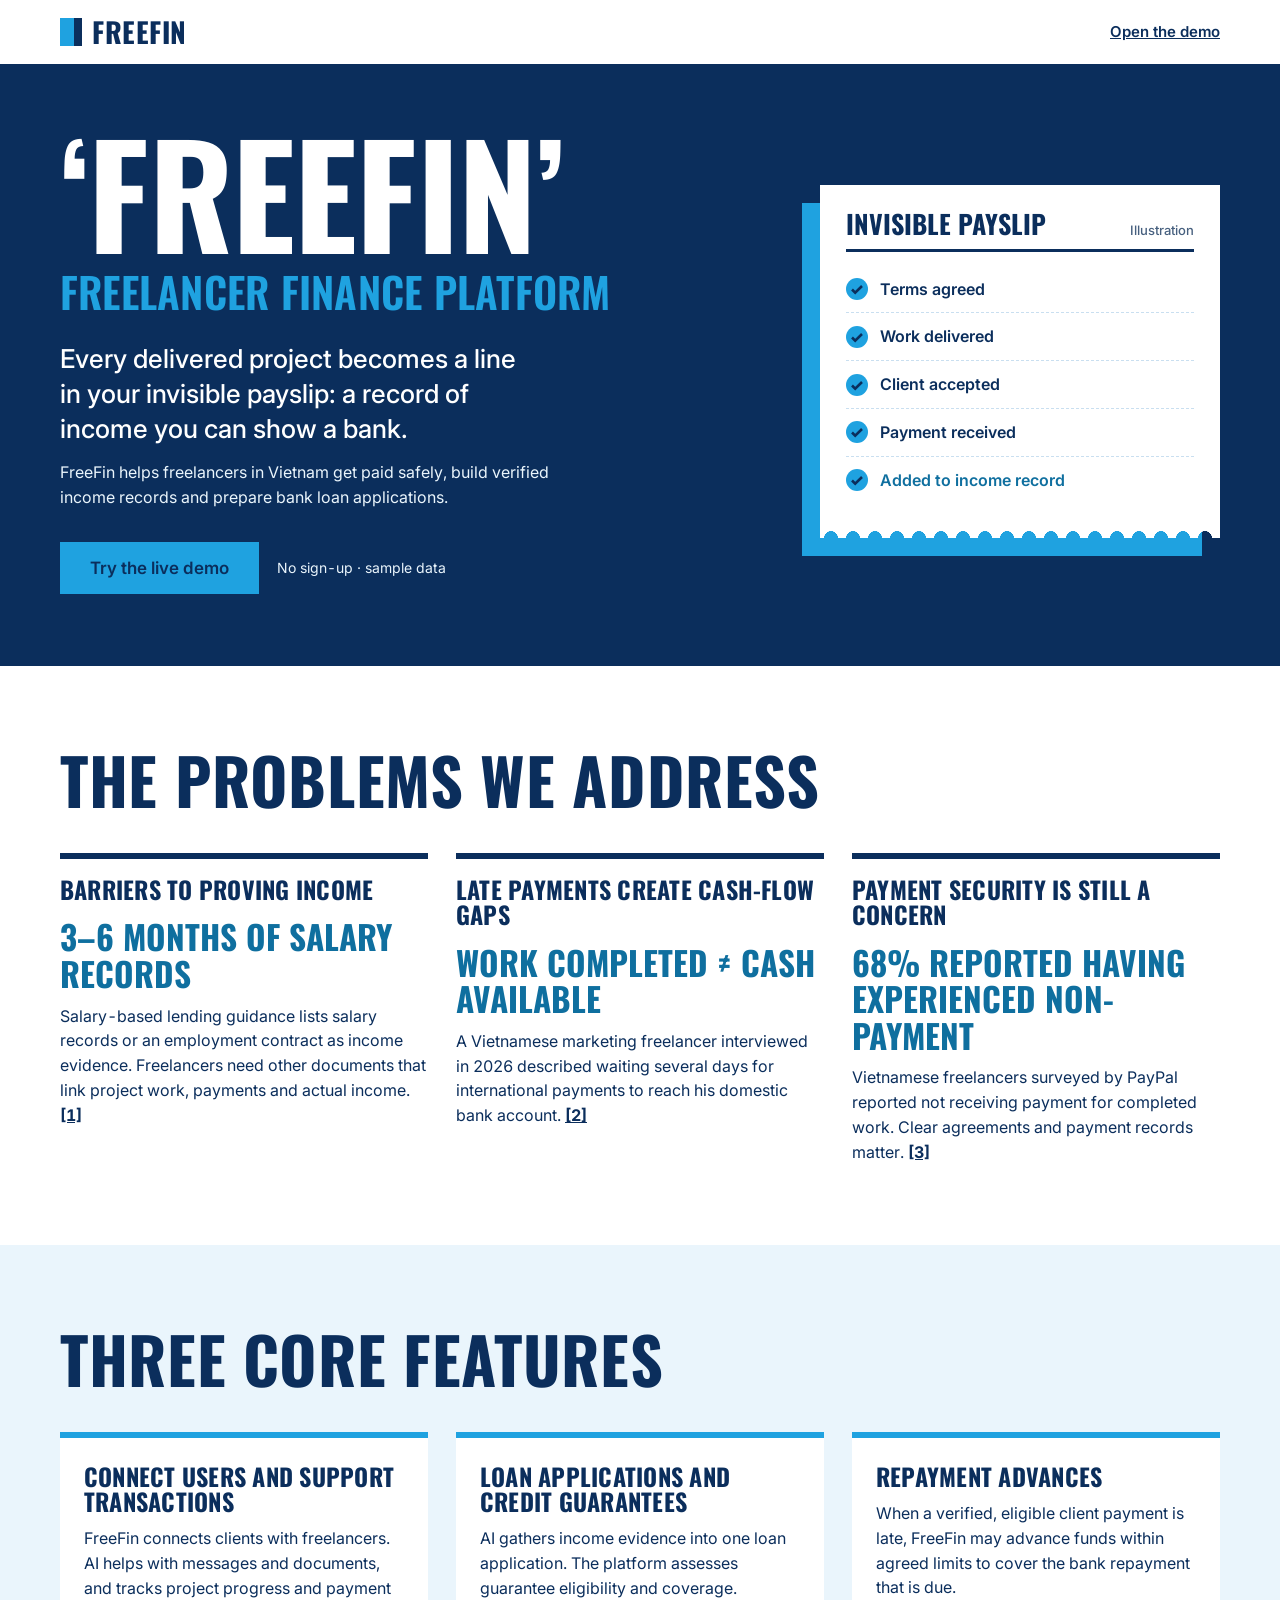
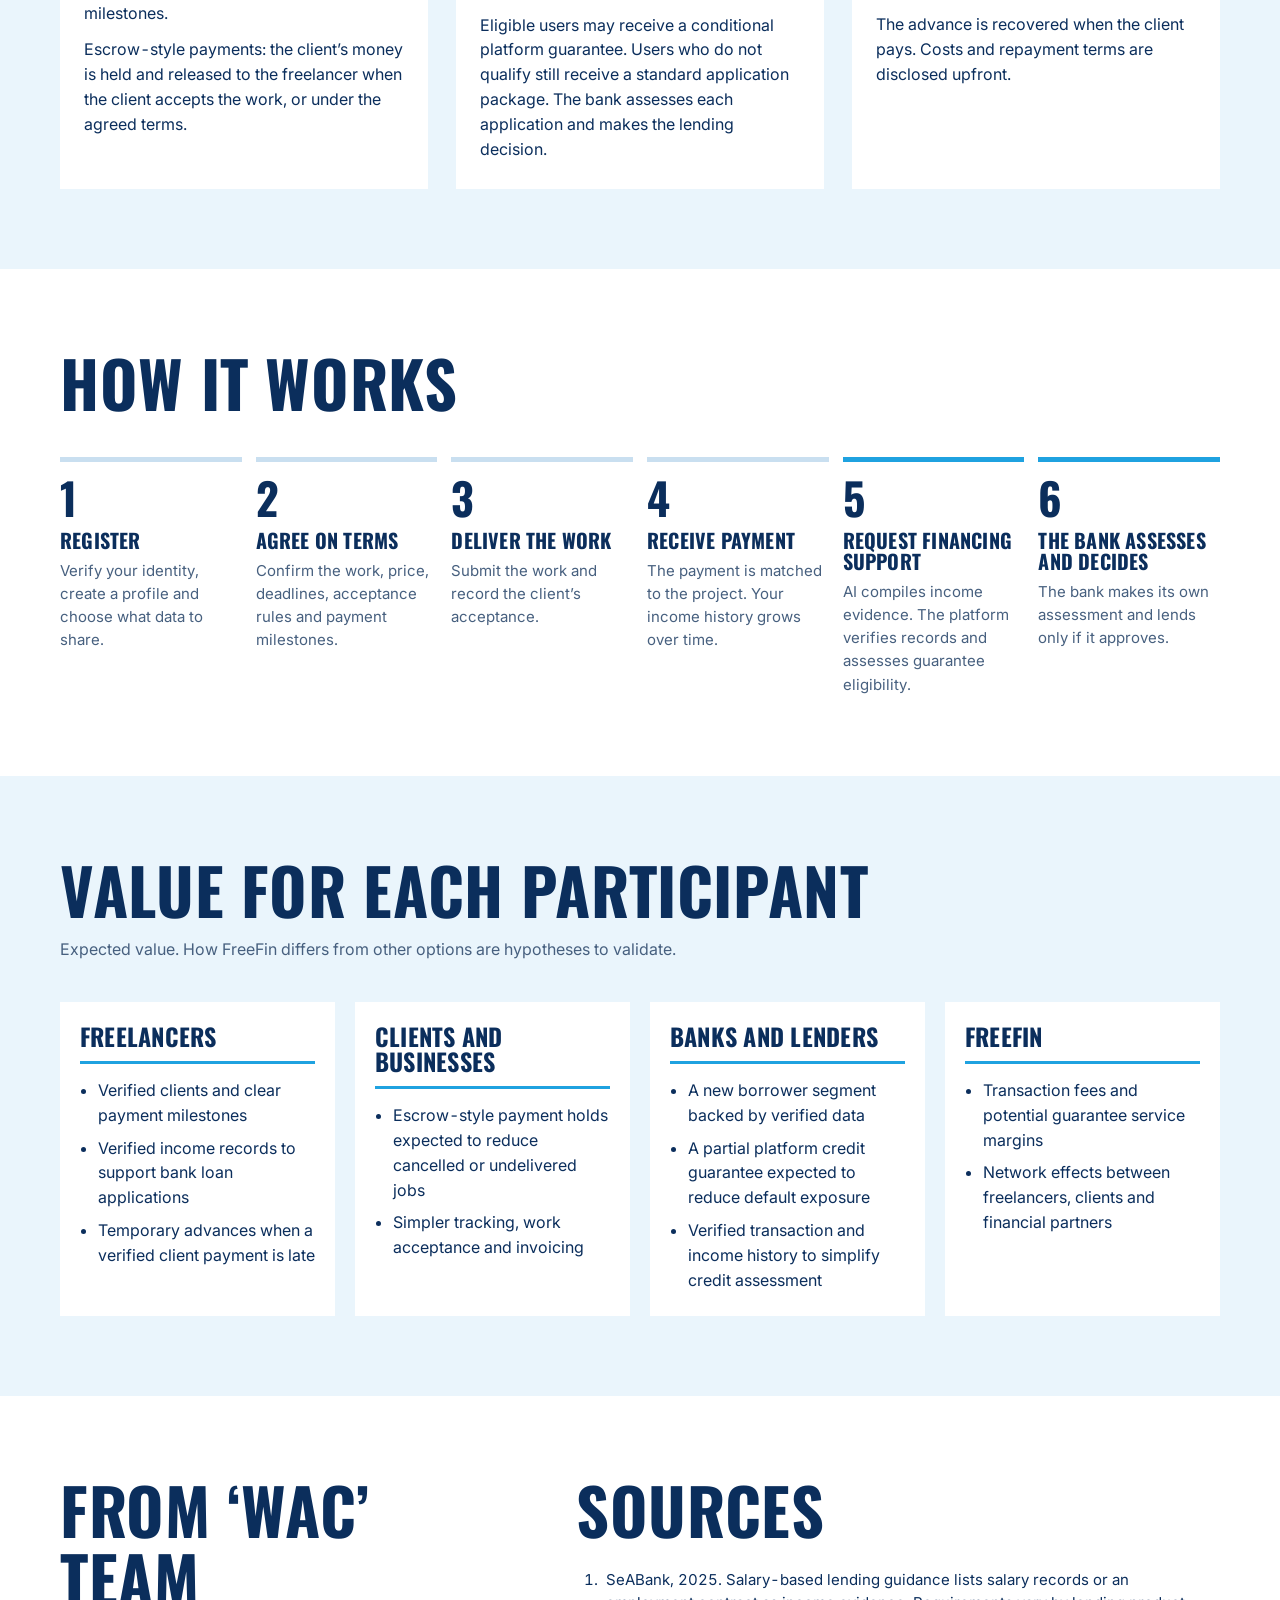
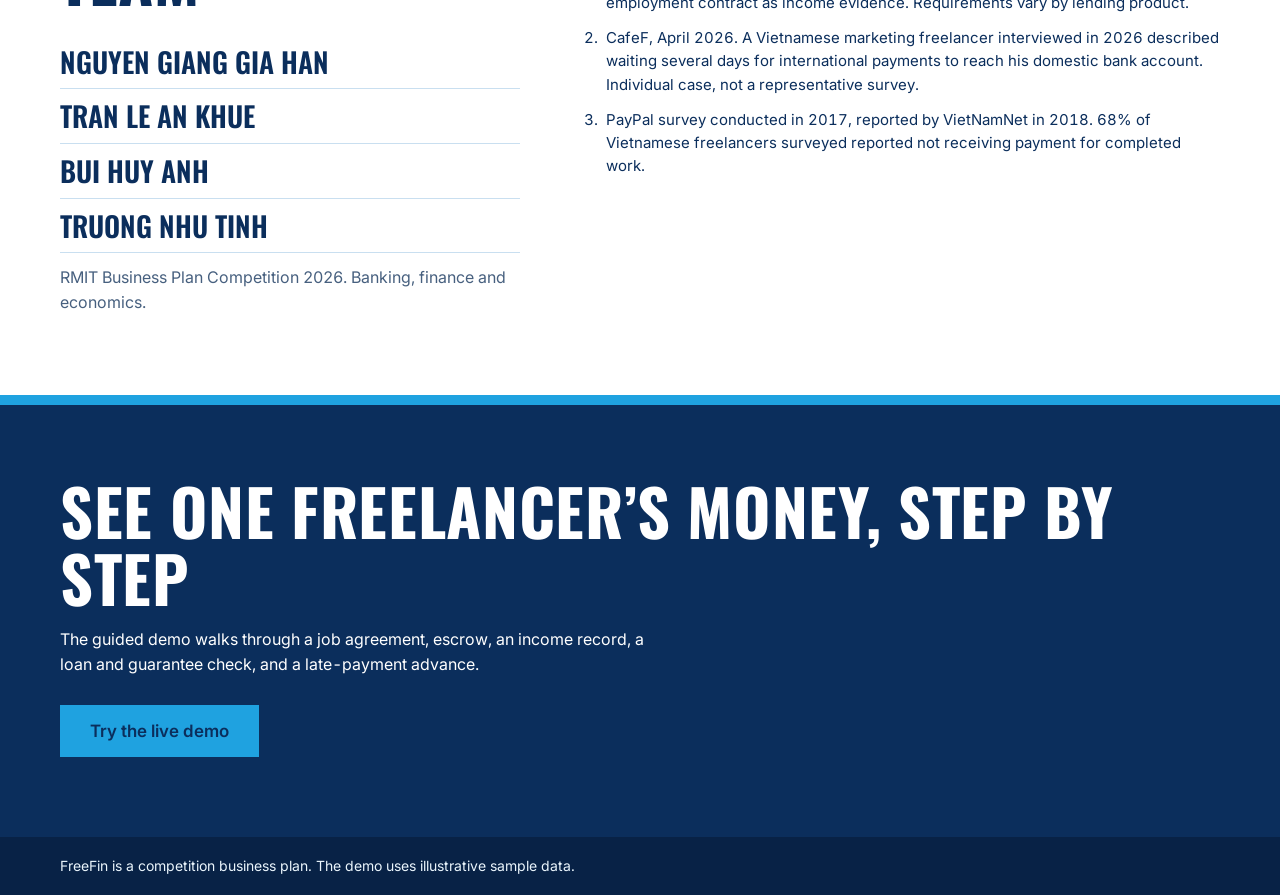
<file: site/index.html>
<!DOCTYPE html>
<html lang="en">
<head>
  <meta charset="utf-8">
  <meta name="viewport" content="width=device-width, initial-scale=1">
  <title>FreeFin: a finance platform for freelancers</title>
  <meta name="description" content="FreeFin helps freelancers get paid safely, build income records and prepare bank loan applications. RMIT Business Plan Competition 2026 entry by team wac.">
  <link rel="icon" href="data:,">
  <link rel="preconnect" href="https://fonts.googleapis.com">
  <link rel="preconnect" href="https://fonts.gstatic.com" crossorigin>
  <link rel="stylesheet" href="https://fonts.googleapis.com/css2?family=Inter:wght@400;500;600;700&family=Oswald:wght@500;600;700&display=swap">
  <link rel="stylesheet" href="style.css">
</head>
<body class="promo">
  <header class="top">
    <a class="wordmark" href="index.html" aria-label="FreeFin home"><span class="mark" aria-hidden="true"></span>FreeFin</a>
    <a class="toplink" href="demo.html">Open the demo</a>
  </header>

  <main>
    <!-- Hero: name, promise, and the way into the demo -->
    <section class="hero dark" aria-labelledby="hero-title">
      <div class="in hero-grid">
        <div class="hero-text">
          <h1 id="hero-title"><span class="hero-name">‘FreeFin’</span> <span class="hero-sub">Freelancer finance platform</span></h1>
          <p class="promise">Every delivered project becomes a line in your invisible payslip: a record of income you can show a bank.</p>
          <p class="hero-lead">FreeFin helps freelancers in Vietnam get paid safely, build verified income records and prepare bank loan applications.</p>
          <p class="cta">
            <a class="btn sky big" href="demo.html">Try the live demo</a>
            <small>No sign-up · sample data</small>
          </p>
        </div>

        <!-- Decorative payslip. Text only, no figures. -->
        <div class="slip-wrap" aria-hidden="true"><div class="slip">
          <p class="slip-head">Invisible payslip <span>Illustration</span></p>
          <ol>
            <li>Terms agreed</li>
            <li>Work delivered</li>
            <li>Client accepted</li>
            <li>Payment received</li>
            <li>Added to income record</li>
          </ol>
        </div></div>
      </div>
    </section>

    <!-- Problems, each with its source number -->
    <section class="band" aria-labelledby="problems-title">
      <div class="in">
        <h2 id="problems-title">The problems we address</h2>
        <div class="cols three">
          <article class="problem">
            <h3>Barriers to proving income</h3>
            <p class="stat">3–6 months of salary records</p>
            <p>Salary-based lending guidance lists salary records or an employment contract as income evidence. Freelancers need other documents that link project work, payments and actual income. <a href="#src-1">[1]</a></p>
          </article>
          <article class="problem">
            <h3>Late payments create cash-flow gaps</h3>
            <p class="stat">Work completed ≠ cash available</p>
            <p>A Vietnamese marketing freelancer interviewed in 2026 described waiting several days for international payments to reach his domestic bank account. <a href="#src-2">[2]</a></p>
          </article>
          <article class="problem">
            <h3>Payment security is still a concern</h3>
            <p class="stat">68% reported having experienced non-payment</p>
            <p>Vietnamese freelancers surveyed by PayPal reported not receiving payment for completed work. Clear agreements and payment records matter. <a href="#src-3">[3]</a></p>
          </article>
        </div>
      </div>
    </section>

    <!-- The three core features -->
    <section class="band pale" aria-labelledby="features-title">
      <div class="in">
        <h2 id="features-title">Three core features</h2>
        <div class="cols three">
          <article class="feature">
            <h3>Connect users and support transactions</h3>
            <p>FreeFin connects clients with freelancers. AI helps with messages and documents, and tracks project progress and payment milestones.</p>
            <p>Escrow-style payments: the client’s money is held and released to the freelancer when the client accepts the work, or under the agreed terms.</p>
          </article>
          <article class="feature">
            <h3>Loan applications and credit guarantees</h3>
            <p>AI gathers income evidence into one loan application. The platform assesses guarantee eligibility and coverage.</p>
            <p>Eligible users may receive a conditional platform guarantee. Users who do not qualify still receive a standard application package. The bank assesses each application and makes the lending decision.</p>
          </article>
          <article class="feature">
            <h3>Repayment advances</h3>
            <p>When a verified, eligible client payment is late, FreeFin may advance funds within agreed limits to cover the bank repayment that is due.</p>
            <p>The advance is recovered when the client pays. Costs and repayment terms are disclosed upfront.</p>
          </article>
        </div>
      </div>
    </section>

    <!-- The user journey, in order -->
    <section class="band" aria-labelledby="how-title">
      <div class="in">
        <h2 id="how-title">How it works</h2>
        <ol class="steps">
          <li><h3>Register</h3><p>Verify your identity, create a profile and choose what data to share.</p></li>
          <li><h3>Agree on terms</h3><p>Confirm the work, price, deadlines, acceptance rules and payment milestones.</p></li>
          <li><h3>Deliver the work</h3><p>Submit the work and record the client’s acceptance.</p></li>
          <li><h3>Receive payment</h3><p>The payment is matched to the project. Your income history grows over time.</p></li>
          <li><h3>Request financing support</h3><p>AI compiles income evidence. The platform verifies records and assesses guarantee eligibility.</p></li>
          <li><h3>The bank assesses and decides</h3><p>The bank makes its own assessment and lends only if it approves.</p></li>
        </ol>
      </div>
    </section>

    <!-- Value for each participant -->
    <section class="band pale" aria-labelledby="value-title">
      <div class="in">
        <h2 id="value-title">Value for each participant</h2>
        <p class="note">Expected value. How FreeFin differs from other options are hypotheses to validate.</p>
        <div class="cols four">
          <article class="value">
            <h3>Freelancers</h3>
            <ul>
              <li>Verified clients and clear payment milestones</li>
              <li>Verified income records to support bank loan applications</li>
              <li>Temporary advances when a verified client payment is late</li>
            </ul>
          </article>
          <article class="value">
            <h3>Clients and businesses</h3>
            <ul>
              <li>Escrow-style payment holds expected to reduce cancelled or undelivered jobs</li>
              <li>Simpler tracking, work acceptance and invoicing</li>
            </ul>
          </article>
          <article class="value">
            <h3>Banks and lenders</h3>
            <ul>
              <li>A new borrower segment backed by verified data</li>
              <li>A partial platform credit guarantee expected to reduce default exposure</li>
              <li>Verified transaction and income history to simplify credit assessment</li>
            </ul>
          </article>
          <article class="value">
            <h3>FreeFin</h3>
            <ul>
              <li>Transaction fees and potential guarantee service margins</li>
              <li>Network effects between freelancers, clients and financial partners</li>
            </ul>
          </article>
        </div>
      </div>
    </section>

    <!-- Team and sources -->
    <section class="band" aria-labelledby="team-title">
      <div class="in cols two">
        <div>
          <h2 id="team-title">From ‘wac’ team</h2>
          <ul class="team">
            <li>Nguyen Giang Gia Han</li>
            <li>Tran Le An Khue</li>
            <li>Bui Huy Anh</li>
            <li>Truong Nhu Tinh</li>
          </ul>
          <p class="note">RMIT Business Plan Competition 2026. Banking, finance and economics.</p>
        </div>
        <div>
          <h2 id="sources-title">Sources</h2>
          <ol class="sources">
            <li id="src-1">SeABank, 2025. Salary-based lending guidance lists salary records or an employment contract as income evidence. Requirements vary by lending product.</li>
            <li id="src-2">CafeF, April 2026. A Vietnamese marketing freelancer interviewed in 2026 described waiting several days for international payments to reach his domestic bank account. Individual case, not a representative survey.</li>
            <li id="src-3">PayPal survey conducted in 2017, reported by VietNamNet in 2018. 68% of Vietnamese freelancers surveyed reported not receiving payment for completed work.</li>
          </ol>
        </div>
      </div>
    </section>

    <!-- Closing call -->
    <section class="close dark" aria-labelledby="close-title">
      <div class="in">
        <h2 id="close-title">See one freelancer’s money, step by step</h2>
        <p>The guided demo walks through a job agreement, escrow, an income record, a loan and guarantee check, and a late-payment advance.</p>
        <p class="cta"><a class="btn sky big" href="demo.html">Try the live demo</a></p>
      </div>
    </section>
  </main>

  <footer class="foot">
    <p class="in">FreeFin is a competition business plan. The demo uses illustrative sample data.</p>
  </footer>
</body>
</html>
</file>
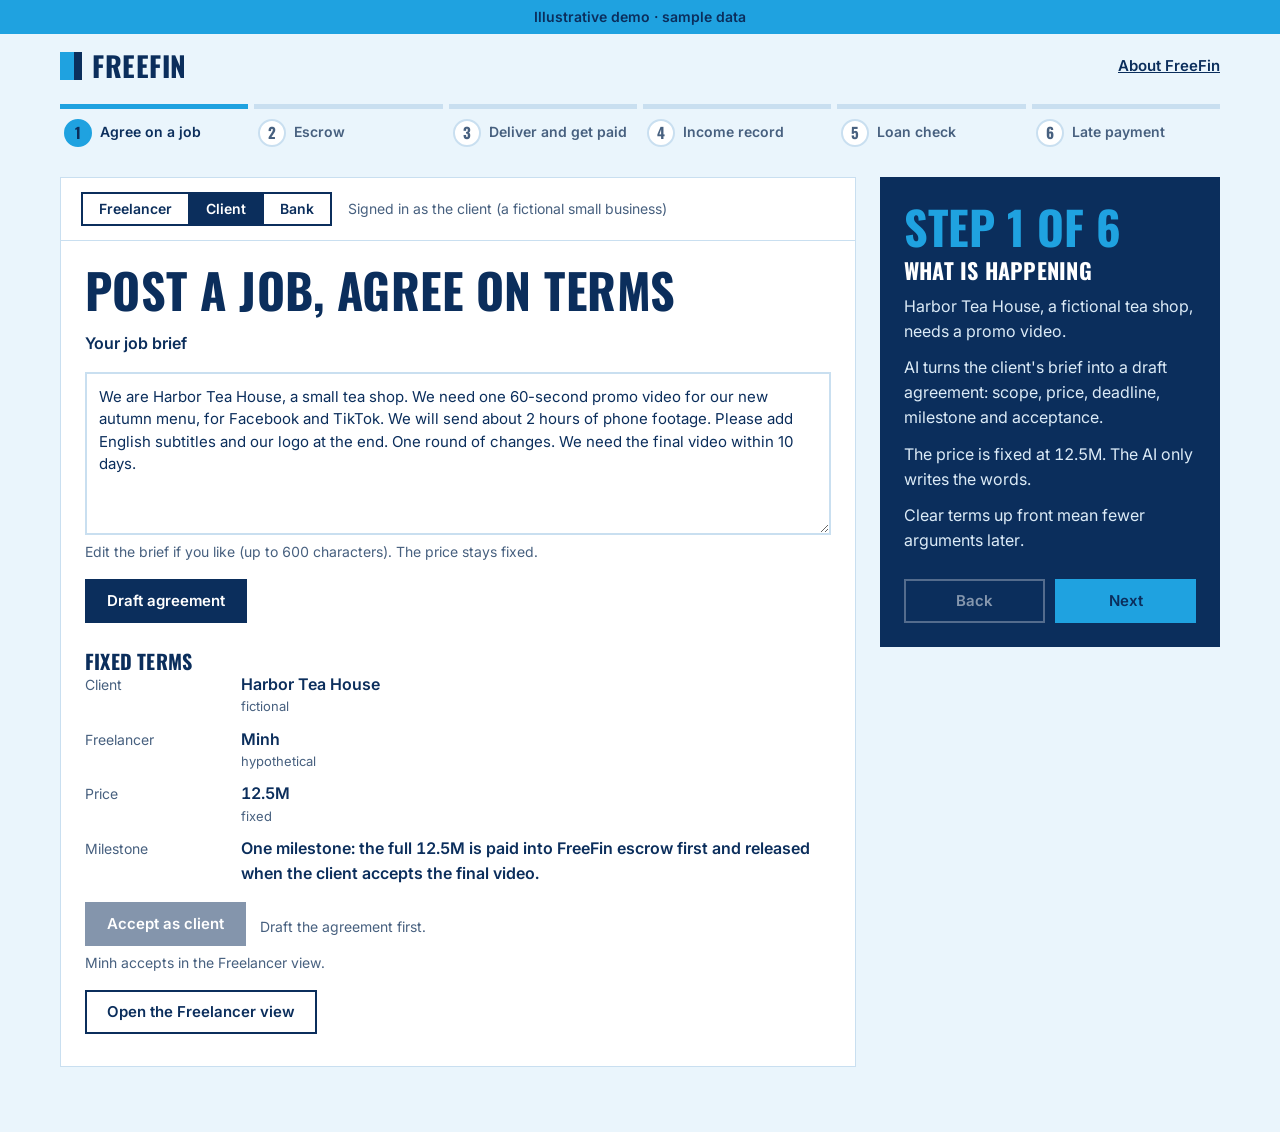
<file: site/demo.html>
<!DOCTYPE html>
<html lang="en">
<head>
  <meta charset="utf-8">
  <meta name="viewport" content="width=device-width, initial-scale=1">
  <title>FreeFin demo: a freelancer's money, step by step</title>
  <meta name="description" content="Guided FreeFin demo with sample data: job agreement, escrow, income record, loan and guarantee check, and a late-payment advance.">
  <link rel="icon" href="data:,">
  <link rel="preconnect" href="https://fonts.googleapis.com">
  <link rel="preconnect" href="https://fonts.gstatic.com" crossorigin>
  <link rel="stylesheet" href="https://fonts.googleapis.com/css2?family=Inter:wght@400;500;600;700&family=Oswald:wght@500;600;700&display=swap">
  <link rel="stylesheet" href="style.css">
  <script type="module" src="demo.js"></script>
</head>
<body>
  <p class="banner" role="note">Illustrative demo · sample data</p>

  <header class="top">
    <a class="wordmark" href="index.html" aria-label="FreeFin home"><span class="mark" aria-hidden="true"></span>FreeFin</a>
    <a class="toplink" href="index.html">About FreeFin</a>
  </header>

  <main class="wrap">
    <h1 class="sr-only">FreeFin guided demo</h1>
    <nav class="rail" aria-label="Demo steps">
      <ol id="rail"></ol>
    </nav>

    <div class="stage">
      <section class="app" id="app" aria-label="FreeFin app">
        <div class="appbar" id="appbar">
          <div class="roles" role="group" aria-label="View the app as">
            <button type="button" data-role="freelancer" aria-pressed="false">Freelancer</button>
            <button type="button" data-role="client" aria-pressed="false">Client</button>
            <button type="button" data-role="bank" aria-pressed="false">Bank</button>
          </div>
          <p class="who" id="who"></p>
        </div>
        <div class="view" id="main"></div>
      </section>

      <aside class="panel" aria-labelledby="panel-title">
        <p class="panel-step" id="panel-step"></p>
        <h2 class="panel-title" id="panel-title">What is happening</h2>
        <div class="panel-text" id="panel"></div>
        <div class="panel-nav">
          <button type="button" class="btn ghost" id="back">Back</button>
          <button type="button" class="btn sky" id="next">Next</button>
        </div>
      </aside>
    </div>
  </main>

  <p class="sr-only" id="status" aria-live="polite"></p>
</body>
</html>
</file>
<file: site/style.css>
/* FreeFin site styles. Brand from the team's Canva slides:
   dark navy + bright sky blue on white, tall condensed uppercase headings (Oswald), Inter body. */

:root {
  --navy: #0b2e5c;
  --navy-deep: #082246;
  --sky: #1fa2e0;
  --pale: #eaf5fc;
  --white: #fff;
  --ink: #0b2e5c;
  --muted: #47607f; /* 6.6:1 on white */
  --line: #c9dff0;
  --good: #11704a;
  --bad: #b42318;
  --head: "Oswald", "Arial Narrow", sans-serif;
  --body: "Inter", system-ui, sans-serif;
}

* { box-sizing: border-box; }

body {
  margin: 0;
  font: 400 16px/1.55 var(--body);
  color: var(--ink);
  background: var(--pale);
  font-variant-numeric: tabular-nums;
}

h1, h2, h3 {
  font-family: var(--head);
  font-weight: 700;
  text-transform: uppercase;
  line-height: 1.05;
  letter-spacing: 0.01em;
  margin: 0;
}

a { color: var(--navy); }

/* Navy outline on light areas, white outline on navy areas. */
:focus-visible { outline: 3px solid var(--navy); outline-offset: 2px; }
.panel :focus-visible { outline-color: var(--white); }

.sr-only {
  position: absolute; width: 1px; height: 1px; overflow: hidden;
  clip: rect(0 0 0 0); white-space: nowrap;
}

/* ---------- banner and header ---------- */

.banner {
  position: sticky; top: 0; z-index: 10;
  margin: 0; padding: 6px 16px;
  background: var(--sky); color: var(--navy);
  font-weight: 600; font-size: 14px; text-align: center;
}

.top {
  display: flex; align-items: center; justify-content: space-between;
  max-width: 1200px; margin: 0 auto; padding: 18px 20px 6px;
}
.wordmark {
  display: inline-flex; align-items: center; gap: 10px;
  font: 700 28px/1 var(--head); text-transform: uppercase; letter-spacing: 0.02em;
  color: var(--navy); text-decoration: none;
}
.mark { width: 14px; height: 28px; background: var(--sky); box-shadow: 8px 0 0 var(--navy); margin-right: 8px; }
.toplink { font-weight: 600; font-size: 15px; }

.wrap { max-width: 1200px; margin: 0 auto; padding: 0 20px 48px; }

/* ---------- step rail ---------- */

.rail ol {
  list-style: none; margin: 18px 0 22px; padding: 0;
  display: grid; grid-template-columns: repeat(6, 1fr); gap: 6px;
}
.rail button {
  width: 100%; display: flex; align-items: center; gap: 8px;
  padding: 10px 4px 8px; background: none; border: 0;
  border-top: 5px solid var(--line);
  font: 600 14px/1.2 var(--body); color: var(--muted); text-align: left; cursor: pointer;
}
.rail .dot {
  flex: none; width: 28px; height: 28px; border-radius: 50%;
  display: grid; place-items: center;
  font: 700 15px/1 var(--head);
  background: var(--white); border: 2px solid var(--line); color: var(--muted);
}
.rail .past button { border-top-color: var(--navy); color: var(--navy); }
.rail .past .dot { background: var(--navy); border-color: var(--navy); color: var(--white); }
.rail .now button { border-top-color: var(--sky); color: var(--navy); }
.rail .now .dot { background: var(--sky); border-color: var(--sky); color: var(--navy); }

/* ---------- layout B: app left, panel right ---------- */

.stage {
  display: grid; grid-template-columns: minmax(0, 1fr) 340px;
  gap: 24px; align-items: start;
}

.app { background: var(--white); border: 1px solid var(--line); min-width: 0; }

.appbar {
  display: flex; flex-wrap: wrap; align-items: center; gap: 10px 16px;
  padding: 14px 20px; border-bottom: 1px solid var(--line);
}
.appbar[hidden] { display: none; }
.roles { display: inline-flex; border: 2px solid var(--navy); }
.roles button {
  padding: 8px 16px; border: 0; background: var(--white); color: var(--navy);
  font: 600 14px/1 var(--body); cursor: pointer;
}
.roles button + button { border-left: 2px solid var(--navy); }
.roles button[aria-pressed="true"] { background: var(--navy); color: var(--white); }
.who { margin: 0; font-size: 14px; color: var(--muted); }

.view { padding: 24px 24px 32px; }

.screen > * + * , .peek > * + * { margin-top: 16px; }
.screen-title { font-size: clamp(30px, 4.6vw, 48px); color: var(--navy); }
.screen-title:focus, .peek-title:focus { outline: none; }
.screen h3 { font-size: 20px; margin-top: 28px; }
.lead { font-size: 17px; }

.peek {
  max-width: 520px; padding: 22px; background: var(--pale);
  border-left: 6px solid var(--sky);
}
.peek-title { font-size: 26px; }

.hint { color: var(--muted); font-size: 14px; margin: 6px 0 0; }

/* ---------- buttons ---------- */

.btn {
  display: inline-flex; align-items: center; justify-content: center;
  min-height: 44px; padding: 10px 20px;
  border: 2px solid var(--navy); background: var(--navy); color: var(--white);
  font: 600 15px/1.2 var(--body); text-decoration: none; cursor: pointer;
}
.btn:hover { background: var(--navy-deep); }
.btn.line { background: var(--white); color: var(--navy); }
.btn.line:hover { background: var(--pale); }
.btn.sky { background: var(--sky); border-color: var(--sky); color: var(--navy); }
.btn.sky:hover { background: #4bb5e7; }
.btn.ghost { background: transparent; border-color: rgba(255, 255, 255, 0.6); color: var(--white); }
.btn.ghost:hover { background: rgba(255, 255, 255, 0.1); }
.btn[aria-disabled="true"] { opacity: 0.5; cursor: not-allowed; }
.btn[aria-busy="true"] { opacity: 0.75; cursor: progress; }

.row { display: flex; flex-wrap: wrap; align-items: center; gap: 10px 14px; }

/* ---------- forms ---------- */

.field-label { display: block; font-weight: 600; }
textarea {
  display: block; width: 100%; margin-top: 6px; padding: 12px;
  font: 15px/1.5 var(--body); color: var(--ink);
  border: 2px solid var(--line); resize: vertical;
}
textarea:focus-visible { border-color: var(--navy); }

/* ---------- AI output ---------- */

.ai-out { margin-top: 12px; padding: 16px 18px; background: var(--pale); border-left: 4px solid var(--sky); }
.ai-text { margin: 0; white-space: pre-wrap; }
.ai-note { margin: 0 0 8px; font-size: 13px; font-weight: 600; color: var(--muted); }
.box { padding: 14px 16px; background: var(--pale); }

/* ---------- facts ---------- */

.facts { margin: 0; display: grid; gap: 10px; }
.facts > div { display: grid; grid-template-columns: 9em minmax(0, 1fr); gap: 12px; }
.facts dt { color: var(--muted); font-size: 14px; padding-top: 2px; }
.facts dd { margin: 0; font-weight: 600; }
.facts small { display: block; font-weight: 400; color: var(--muted); font-size: 13px; }

.facts.grid { grid-template-columns: repeat(auto-fill, minmax(150px, 1fr)); gap: 1px; padding: 1px; }
.facts.grid > div { display: block; padding: 12px 14px; background: var(--white); box-shadow: 0 0 0 1px var(--line); }
.facts.grid dd { font: 700 26px/1.15 var(--head); color: var(--navy); margin-top: 4px; }
.facts.grid small { font-family: var(--body); }

.facts.lines { gap: 0; }
.facts.lines > div { padding: 8px 0; border-bottom: 1px solid var(--line); grid-template-columns: minmax(0, 1fr) auto; }
.facts.lines > div > dd { text-align: right; }
.facts.lines > div:last-child { border-bottom: 3px solid var(--navy); }
.facts.lines > div:last-child dt, .facts.lines > div:last-child dd { font-weight: 700; color: var(--navy); }

/* ---------- escrow vault (step 2) ---------- */

.vault {
  display: flex; flex-direction: column; align-items: flex-start;
  padding: 22px 24px; border: 3px dashed var(--line); background: var(--white);
}
.vault.held { border: 3px solid var(--navy); background: var(--navy); color: var(--white); }
.vault-amount { font: 700 64px/1 var(--head); }
.vault-label { margin-top: 6px; font-weight: 600; }
.vault.held .vault-label { color: var(--sky); }

/* ---------- callouts, rules ---------- */

.callout { padding: 12px 16px; background: var(--pale); border-left: 4px solid var(--navy); font-weight: 600; }
.callout.good { border-left-color: var(--good); }

.rules { list-style: none; margin: 0; padding: 0; }
.rules li { display: flex; gap: 12px; padding: 8px 0; border-bottom: 1px solid var(--line); }
.rules small { display: block; color: var(--muted); }
.ok, .no {
  flex: none; width: 26px; height: 26px; display: grid; place-items: center;
  font-weight: 700; color: var(--white);
}
.ok { background: var(--good); }
.no { background: var(--bad); }

.verdict { margin: 0; padding: 14px 16px; font: 700 22px/1.2 var(--head); text-transform: uppercase; color: var(--white); }
.verdict small { display: block; margin-top: 4px; font: 500 14px/1.4 var(--body); text-transform: none; }
.verdict.good { background: var(--good); }
.verdict.bad { background: var(--bad); }

/* ---------- loan check (step 5) ---------- */

.loan { display: grid; grid-template-columns: minmax(0, 260px) minmax(0, 1fr); gap: 24px; align-items: start; }
.result > * + * { margin-top: 14px; }
.result h3 { margin-top: 22px; }
.sliders { margin: 0; padding: 16px; border: 0; background: var(--pale); min-width: 0; }
.sliders legend { padding: 0; margin-bottom: 8px; font-size: 13px; color: var(--muted); }
.slider + .slider { margin-top: 16px; }
.slider-top { display: flex; justify-content: space-between; align-items: baseline; gap: 10px; }
.slider label { font-size: 14px; font-weight: 600; }
.slider output { font: 700 20px/1 var(--head); color: var(--navy); white-space: nowrap; }
input[type="range"] { width: 100%; margin: 8px 0 0; accent-color: var(--navy); }

/* ---------- income table (step 4) ---------- */

.table-wrap { overflow-x: auto; }
table { width: 100%; border-collapse: collapse; font-size: 14px; }
caption { text-align: left; padding-bottom: 8px; color: var(--muted); }
th, td { padding: 6px 8px; border-bottom: 1px solid var(--line); text-align: left; }
th { font-weight: 600; color: var(--muted); border-bottom: 2px solid var(--navy); }
.num { text-align: right; }

/* ---------- timeline (step 6) and ending ---------- */

.timeline, .summary { list-style: none; margin: 0; padding: 0; counter-reset: ev; }
.screen > .timeline, .screen > .summary { margin-top: 26px; }
.timeline li, .summary li {
  position: relative; padding: 0 0 18px 48px; counter-increment: ev;
}
.timeline li::before, .summary li::before {
  content: counter(ev); position: absolute; left: 0; top: 0;
  width: 32px; height: 32px; display: grid; place-items: center;
  font: 700 16px/1 var(--head); background: var(--navy); color: var(--white);
}
.timeline li:not(:last-child)::after {
  content: ""; position: absolute; left: 15px; top: 34px; bottom: 2px; width: 2px; background: var(--navy);
}
.timeline strong, .summary strong { display: block; font: 600 19px/1.2 var(--head); text-transform: uppercase; }
.timeline .later { color: var(--muted); }
.timeline .later::before { background: var(--white); color: var(--muted); border: 2px solid var(--line); }
.timeline .later::after { background: var(--line); }
.timeline small { display: block; font-size: 13px; font-style: italic; }

/* ---------- "What is happening" panel ---------- */

.panel {
  position: sticky; top: 52px;
  padding: 26px 24px 24px; background: var(--navy); color: var(--white);
}
.panel-step { margin: 0; font: 700 46px/1 var(--head); color: var(--sky); text-transform: uppercase; }
.panel-title { margin-top: 10px; font-size: 22px; }
.panel-text p { margin: 12px 0 0; color: #dcebf7; }
.panel-nav { display: flex; gap: 10px; margin-top: 26px; }
.panel-nav .btn { flex: 1; }

/* ---------- phone ---------- */

@media (max-width: 760px) {
  .stage { grid-template-columns: minmax(0, 1fr); }
  .panel { position: static; }
  .loan { grid-template-columns: minmax(0, 1fr); }
  .rail ol { gap: 4px; }
  .rail button { justify-content: center; }
  /* Titles do not fit at phone width: keep them for screen readers only.
     The panel shows "Step N of 6" and the screen title. */
  .rail .t { position: absolute; width: 1px; height: 1px; overflow: hidden; clip: rect(0 0 0 0); }
  .view { padding: 18px 16px 26px; }
  .vault-amount { font-size: 48px; }
  .wordmark { font-size: 24px; }
}

/* Promo page */
/* Only for index.html (body class "promo"). Every rule starts with .promo. */

.promo { background: var(--white); --sky-ink: #0f6f9f; } /* darker sky for text on white, 5.4:1 */
.promo .in { max-width: 1200px; margin: 0 auto; padding: 0 20px; }
.promo .top { padding-bottom: 18px; }

/* Navy areas: white text, white focus outline */
.promo .dark { background: var(--navy); color: var(--white); }
.promo .dark h2 { color: var(--white); }
.promo .dark :focus-visible { outline-color: var(--white); }

.promo .btn.big { min-height: 52px; padding: 14px 28px; font-size: 17px; }
.promo .cta { display: flex; flex-wrap: wrap; align-items: center; gap: 12px 18px; margin: 32px 0 0; }
.promo .cta small { font-size: 14px; color: var(--pale); }

/* ---------- hero ---------- */

.promo .hero { padding: 64px 0 72px; overflow: hidden; }
.promo .hero-grid {
  display: grid; grid-template-columns: minmax(0, 1.25fr) minmax(0, 1fr);
  gap: 48px; align-items: center;
}
.promo .hero h1 { line-height: 0.9; }
.promo .hero-name {
  display: block; font-size: clamp(64px, 11vw, 156px); letter-spacing: -0.005em;
}
.promo .hero-sub {
  display: block; margin-top: 14px; font-size: clamp(26px, 3.4vw, 42px);
  font-weight: 600; color: var(--sky); line-height: 1.05;
}
.promo .promise {
  margin: 28px 0 0; max-width: 30ch;
  font: 500 clamp(21px, 2.2vw, 26px)/1.35 var(--body);
}
.promo .hero-lead { margin: 14px 0 0; max-width: 52ch; color: var(--pale); }

/* The payslip: a white slip on a sky block, like the logo mark */
.promo .slip-wrap { position: relative; justify-self: end; width: 100%; max-width: 400px; }
.promo .slip-wrap::before {
  content: ""; position: absolute; inset: 18px 18px -18px -18px; background: var(--sky);
}
.promo .slip {
  position: relative; padding: 26px 26px 34px; background: var(--white); color: var(--navy);
  /* torn bottom edge */
  -webkit-mask: radial-gradient(circle 7px at 50% 100%, transparent 98%, #000) 0 0 / 22px 100% repeat-x;
  mask: radial-gradient(circle 7px at 50% 100%, transparent 98%, #000) 0 0 / 22px 100% repeat-x;
}
.promo .slip-head {
  display: flex; justify-content: space-between; align-items: baseline; gap: 10px;
  margin: 0 0 14px; padding-bottom: 12px; border-bottom: 3px solid var(--navy);
  font: 700 26px/1 var(--head); text-transform: uppercase;
}
.promo .slip-head span { font: 500 13px/1 var(--body); text-transform: none; color: var(--muted); }
.promo .slip ol { list-style: none; margin: 0; padding: 0; }
.promo .slip li {
  display: flex; align-items: center; gap: 12px;
  padding: 11px 0; border-bottom: 1px dashed var(--line); font-weight: 600;
}
.promo .slip li::before {
  content: ""; flex: none; width: 22px; height: 22px; border-radius: 50%;
  background: var(--sky) url("data:image/svg+xml,%3Csvg xmlns='http://www.w3.org/2000/svg' viewBox='0 0 22 22'%3E%3Cpath d='M6 11.5l3.2 3.2L16 8' fill='none' stroke='%230b2e5c' stroke-width='2.6'/%3E%3C/svg%3E") center / 100% no-repeat;
}
.promo .slip li:last-child { border-bottom: 0; color: var(--sky-ink); }

/* One load moment: the slip lines tick in, top to bottom */
@media (prefers-reduced-motion: no-preference) {
  .promo .slip li { animation: promo-tick 0.45s ease-out both; }
  .promo .slip li:nth-child(2) { animation-delay: 0.25s; }
  .promo .slip li:nth-child(3) { animation-delay: 0.5s; }
  .promo .slip li:nth-child(4) { animation-delay: 0.75s; }
  .promo .slip li:nth-child(5) { animation-delay: 1s; }
}
@keyframes promo-tick { from { opacity: 0; transform: translateX(-10px); } }

/* ---------- content bands ---------- */

.promo .band { padding: 80px 0; }
.promo .band.pale { background: var(--pale); }
.promo .band h2 { color: var(--navy); }
.promo .band h2, .promo .close h2 { font-size: clamp(36px, 5.4vw, 64px); }
.promo .note { margin: 14px 0 0; color: var(--muted); max-width: 70ch; }

.promo .cols { display: grid; gap: 28px; margin-top: 40px; }
.promo .cols.three { grid-template-columns: repeat(3, minmax(0, 1fr)); }
.promo .cols.four { grid-template-columns: repeat(4, minmax(0, 1fr)); gap: 20px; }
.promo .cols.two { grid-template-columns: minmax(0, 1fr) minmax(0, 1.4fr); gap: 56px; margin-top: 0; }
.promo .cols p { margin: 12px 0 0; }
.promo .cols h3 { font-size: 24px; }

/* Problems: the slide's key line, big */
.promo .problem { border-top: 6px solid var(--navy); padding-top: 18px; }
.promo .problem .stat {
  margin-top: 16px; font: 700 clamp(26px, 2.6vw, 34px)/1.1 var(--head);
  text-transform: uppercase; color: var(--sky-ink);
}
.promo .problem a { font-weight: 700; }

/* Features */
.promo .feature { background: var(--white); padding: 26px 24px 28px; border-top: 6px solid var(--sky); }

/* Steps: a real sequence, so numbers */
.promo .steps {
  list-style: none; margin: 40px 0 0; padding: 0; counter-reset: step;
  display: grid; grid-template-columns: repeat(6, minmax(0, 1fr)); gap: 0 14px;
}
.promo .steps li { counter-increment: step; border-top: 5px solid var(--line); padding-top: 14px; }
.promo .steps li:nth-last-child(-n+2) { border-top-color: var(--sky); }
.promo .steps li::before {
  content: counter(step); display: block; margin-bottom: 10px;
  font: 700 44px/1 var(--head); color: var(--navy);
}
.promo .steps h3 { font-size: 20px; }
.promo .steps p { margin: 8px 0 0; font-size: 15px; color: var(--muted); }

/* Value */
.promo .value { background: var(--white); padding: 22px 20px 24px; }
.promo .value h3 { padding-bottom: 12px; border-bottom: 3px solid var(--sky); }
.promo .value ul { margin: 14px 0 0; padding-left: 18px; }
.promo .value li + li { margin-top: 8px; }

/* Team and sources */
.promo .team { list-style: none; margin: 24px 0 0; padding: 0; }
.promo .team li {
  padding: 10px 0; border-bottom: 1px solid var(--line);
  font: 600 clamp(22px, 2.4vw, 28px)/1.2 var(--head); text-transform: uppercase;
}
.promo .sources { margin: 24px 0 0; padding-left: 26px; font-size: 15px; }
.promo .sources li { padding-left: 4px; }
.promo .sources li + li { margin-top: 12px; }
.promo .sources li:target { background: var(--pale); outline: 2px solid var(--sky); outline-offset: 4px; }

/* Closing call */
.promo .close { padding: 72px 0 80px; border-top: 10px solid var(--sky); }
.promo .close p { max-width: 60ch; margin: 16px 0 0; }
.promo .close .cta { margin-top: 28px; }

.promo .foot { background: var(--navy-deep); color: var(--pale); font-size: 14px; }
.promo .foot p { margin: 0 auto; padding-top: 18px; padding-bottom: 18px; }

/* ---------- small screens: stack everything ---------- */

@media (max-width: 1000px) {
  .promo .steps { grid-template-columns: repeat(3, minmax(0, 1fr)); gap: 28px 14px; }
  .promo .cols.four { grid-template-columns: repeat(2, minmax(0, 1fr)); }
}

@media (max-width: 760px) {
  .promo .hero { padding: 40px 0 56px; }
  .promo .hero-grid,
  .promo .cols.three,
  .promo .cols.four,
  .promo .cols.two,
  .promo .steps { grid-template-columns: minmax(0, 1fr); }
  .promo .cols.two { gap: 48px; }
  .promo .slip-wrap { justify-self: stretch; max-width: none; width: auto; margin: 0 0 18px 18px; }
  .promo .band { padding: 56px 0; }
  .promo .steps li::before { font-size: 34px; }
}
</file>
